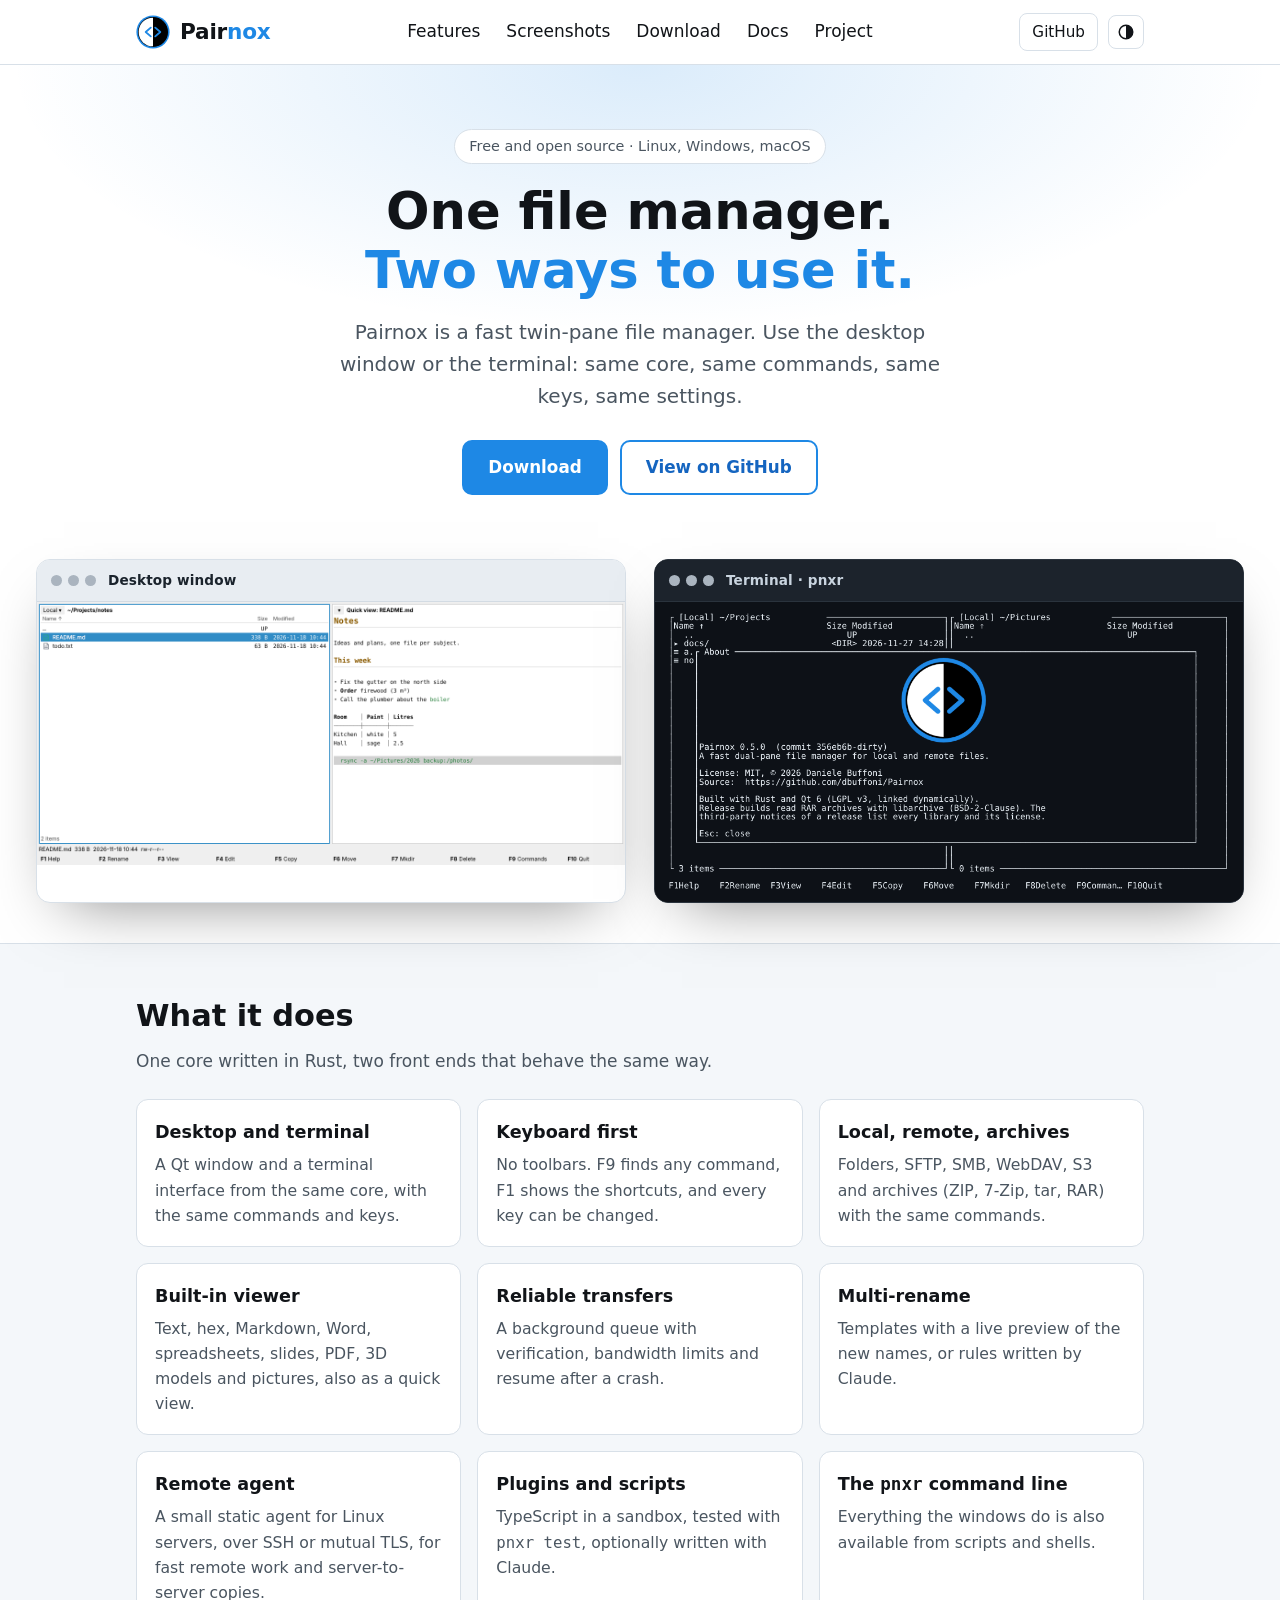
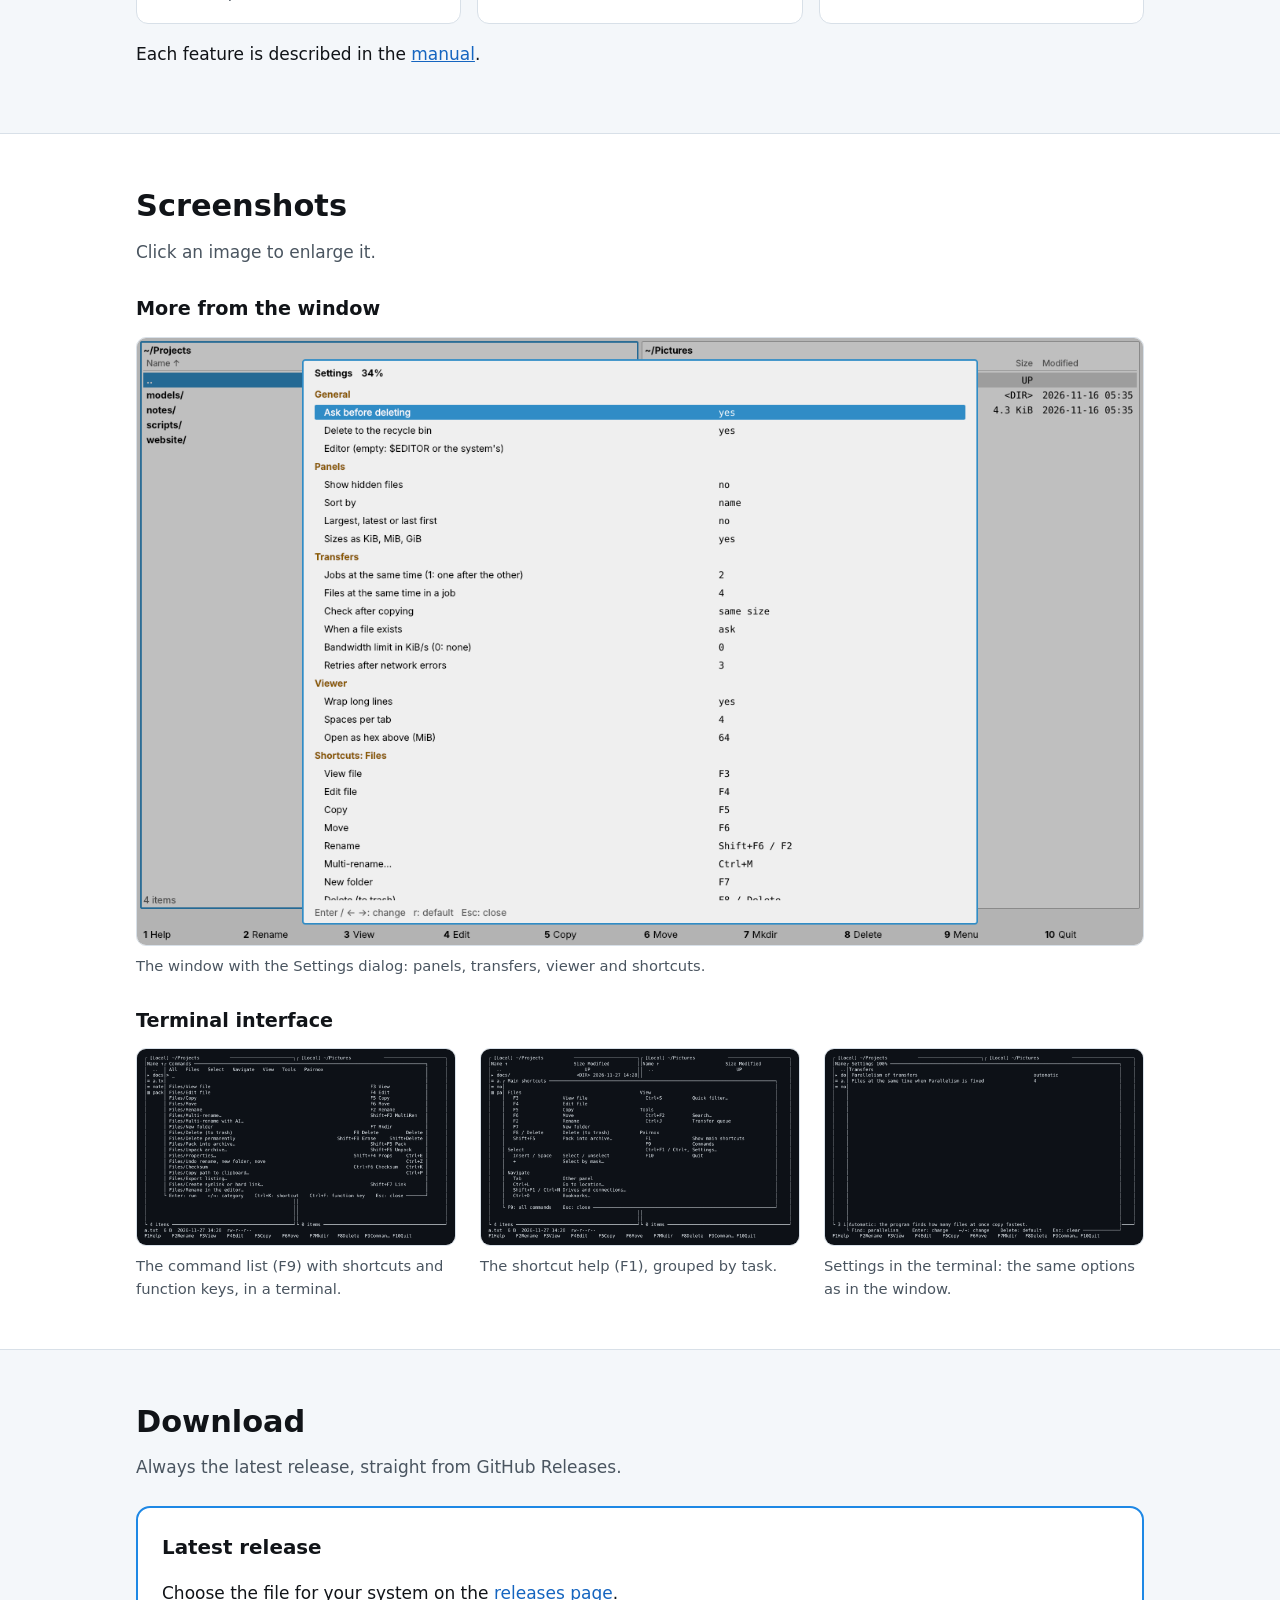
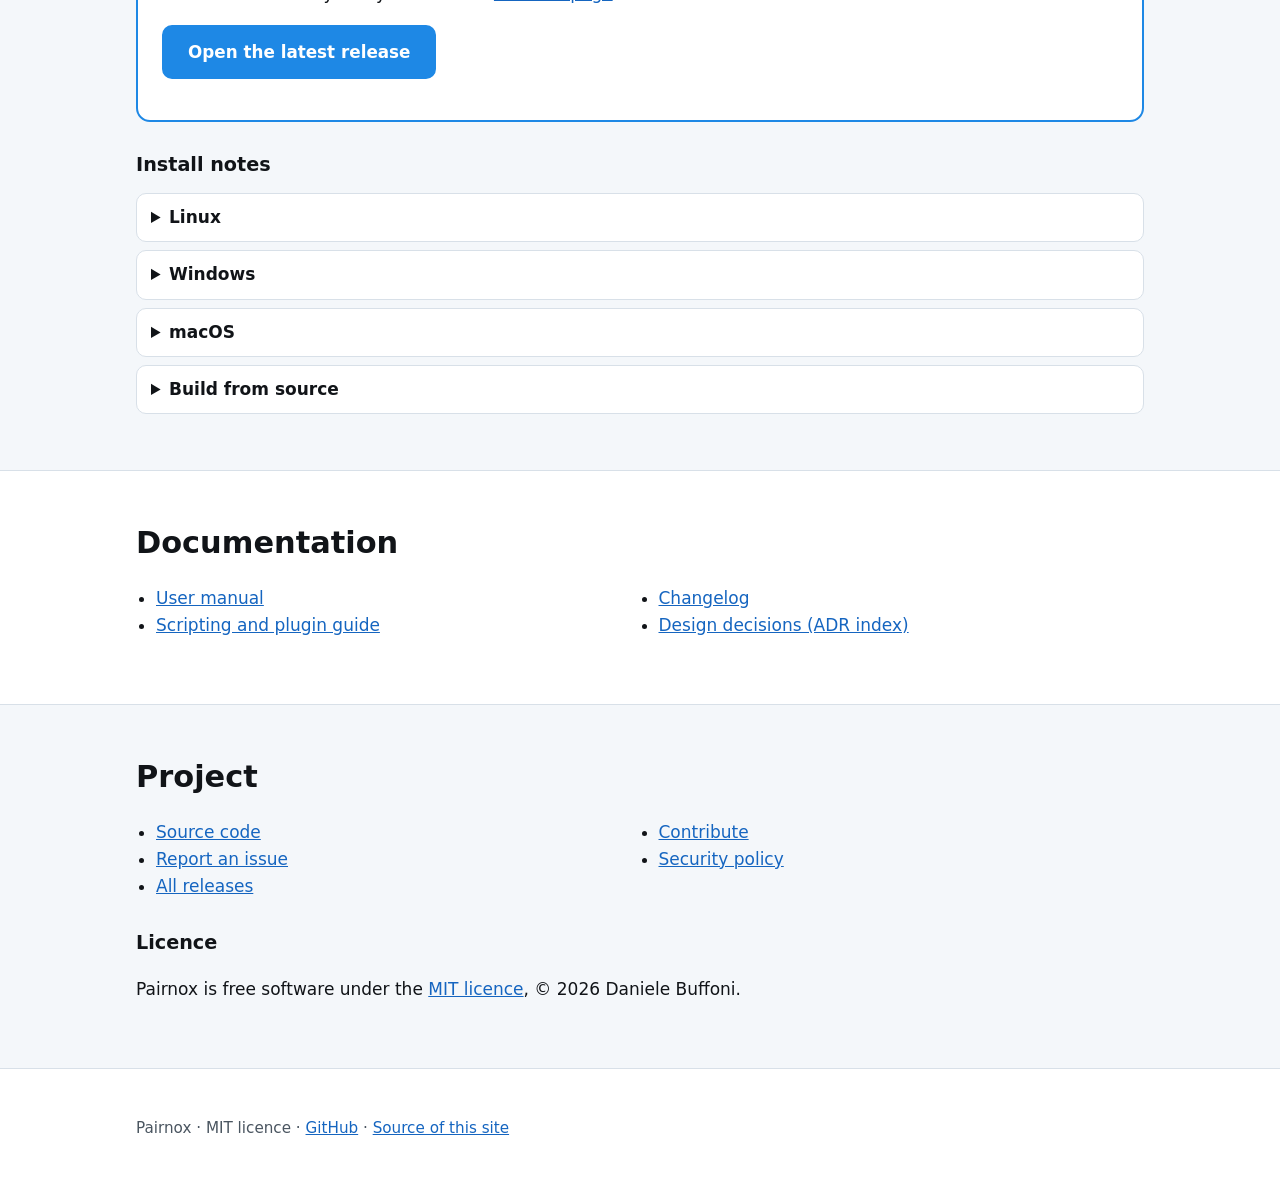
<file: site/index.html>
<!doctype html>
<html lang="en">
<head>
<meta charset="utf-8">
<meta name="viewport" content="width=device-width,initial-scale=1">
<title>Pairnox: twin-pane file manager for desktop and terminal</title>
<meta name="description" content="Pairnox is a fast twin-pane file manager for local and remote files. One core, a desktop window and a terminal interface, driven by the keyboard. Free, MIT licensed.">
<meta name="theme-color" content="#1E88E5">
<meta property="og:title" content="Pairnox">
<meta property="og:description" content="A fast twin-pane file manager for desktop and terminal.">
<meta property="og:image" content="assets/social-preview.png">
<link rel="icon" href="favicon.ico" sizes="32x32">
<link rel="icon" href="assets/pairnox-logo-icon.svg" type="image/svg+xml">
<link rel="apple-touch-icon" href="assets/icon-256.png">
<link rel="stylesheet" href="style.css?v=3">
<script>document.documentElement.className+=' js';try{var t=localStorage.getItem('theme');if(t)document.documentElement.setAttribute('data-theme',t)}catch(e){}</script>
</head>
<body>
<a class="skip" href="#main">Skip to content</a>
<header class="top">
  <div class="wrap bar">
    <a class="brand" href="#top" aria-label="Pairnox home">
      <img src="assets/pairnox-logo-icon.svg" width="34" height="34" alt="">
      <span>Pair<b>nox</b></span>
    </a>
    <nav aria-label="Main">
      <a href="#features">Features</a>
      <a href="#screenshots">Screenshots</a>
      <a href="#download">Download</a>
      <a href="#docs">Docs</a>
      <a href="#project">Project</a>
    </nav>
    <div class="tools"><a class="gh" href="https://github.com/dbuffoni/Pairnox">GitHub</a><button id="theme" type="button" hidden aria-label="Switch light or dark theme"><svg width="18" height="18" viewBox="0 0 24 24" aria-hidden="true"><circle cx="12" cy="12" r="9" fill="none" stroke="currentColor" stroke-width="2"/><path d="M12 3a9 9 0 0 1 0 18z" fill="currentColor"/></svg></button></div>
  </div>
</header>

<main id="main">
<div id="top" class="hero">
  <div class="wrap hero-text">
    <p class="eyebrow">Free and open source · Linux, Windows, macOS</p>
    <h1>One file manager.<br><span>Two ways to use it.</span></h1>
    <p class="lead">Pairnox is a fast twin-pane file manager. Use the desktop window or the terminal: same core, same commands, same keys, same settings.</p>
    <div class="btns">
      <a class="btn primary" href="#download">Download</a>
      <a class="btn ghost" href="https://github.com/dbuffoni/Pairnox">View on GitHub</a>
    </div>
  </div>
  <div class="wrap wide">
    <div class="dual">
      <figure class="frame">
        <div class="bar"><span class="dots"><i></i><i></i><i></i></span><span class="label">Desktop window</span></div>
        <div class="body"><img src="assets/img/gui-hero.png" width="1280" height="572" alt="The Pairnox desktop window: a folder list on the left and a rendered Markdown quick view on the right, with the function-key bar at the bottom."></div>
      </figure>
      <figure class="frame term">
        <div class="bar"><span class="dots"><i></i><i></i><i></i></span><span class="label">Terminal · pnxr</span></div>
        <div class="body"><img src="assets/img/tui-about.png" width="2084" height="1060" alt="The About screen of Pairnox in a terminal, with the logo, version, licence and source address."></div>
      </figure>
    </div>
  </div>
</div>

<section id="features" class="alt">
  <div class="wrap">
    <h2>What it does</h2>
    <p class="sub">One core written in Rust, two front ends that behave the same way.</p>
    <div class="grid">
      <div class="card"><h3>Desktop and terminal</h3><p>A Qt window and a terminal interface from the same core, with the same commands and keys.</p></div>
      <div class="card"><h3>Keyboard first</h3><p>No toolbars. F9 finds any command, F1 shows the shortcuts, and every key can be changed.</p></div>
      <div class="card"><h3>Local, remote, archives</h3><p>Folders, SFTP, SMB, WebDAV, S3 and archives (ZIP, 7-Zip, tar, RAR) with the same commands.</p></div>
      <div class="card"><h3>Built-in viewer</h3><p>Text, hex, Markdown, Word, spreadsheets, slides, PDF, 3D models and pictures, also as a quick view.</p></div>
      <div class="card"><h3>Reliable transfers</h3><p>A background queue with verification, bandwidth limits and resume after a crash.</p></div>
      <div class="card"><h3>Multi-rename</h3><p>Templates with a live preview of the new names, or rules written by Claude.</p></div>
      <div class="card"><h3>Remote agent</h3><p>A small static agent for Linux servers, over SSH or mutual TLS, for fast remote work and server-to-server copies.</p></div>
      <div class="card"><h3>Plugins and scripts</h3><p>TypeScript in a sandbox, tested with <code>pnxr test</code>, optionally written with Claude.</p></div>
      <div class="card"><h3>The <code>pnxr</code> command line</h3><p>Everything the windows do is also available from scripts and shells.</p></div>
    </div>
    <p>Each feature is described in the <a href="https://github.com/dbuffoni/Pairnox/blob/main/docs/manual/README.md">manual</a>.</p>
  </div>
</section>

<section id="screenshots">
  <div class="wrap">
    <h2>Screenshots</h2>
    <p class="sub">Click an image to enlarge it.</p>
    <h3 class="kind">More from the window</h3>
    <div class="shots">
      <figure>
        <a href="#img-gui-settings"><img src="assets/img/gui-settings.png" width="1280" height="773" loading="lazy" alt="The Pairnox window with two panels and the Settings dialog open, showing general, panel and transfer options."></a>
        <figcaption>The window with the Settings dialog: panels, transfers, viewer and shortcuts.</figcaption>
      </figure>
    </div>
    <h3 class="kind">Terminal interface</h3>
    <div class="shots">
      <figure>
        <a href="#img-tui-commands"><img src="assets/img/tui-commands.png" width="1042" height="640" loading="lazy" alt="Pairnox in a terminal with the Commands list open: every command with its shortcut and function key."></a>
        <figcaption>The command list (F9) with shortcuts and function keys, in a terminal.</figcaption>
      </figure>
      <figure>
        <a href="#img-tui-help"><img src="assets/img/tui-help.png" width="1042" height="640" loading="lazy" alt="Pairnox in a terminal with the main shortcuts help open, grouped by files, select, navigate, view and tools."></a>
        <figcaption>The shortcut help (F1), grouped by task.</figcaption>
      </figure>
      <figure>
        <a href="#img-tui-settings"><img src="assets/img/tui-settings.png" width="1042" height="640" loading="lazy" alt="Pairnox in a terminal with the transfer settings open."></a>
        <figcaption>Settings in the terminal: the same options as in the window.</figcaption>
      </figure>
    </div>
  </div>
</section>

<section id="download" class="alt">
  <div class="wrap">
    <h2>Download</h2>
    <p class="sub">Always the latest release, straight from GitHub Releases.</p>
    <noscript><p>Open the <a href="https://github.com/dbuffoni/Pairnox/releases/latest">latest release</a> to pick the file for your system.</p></noscript>
    <div id="dl-main" class="dl-main">
      <h3 id="dl-title">Latest release</h3>
      <p id="dl-sub">Choose the file for your system on the <a href="https://github.com/dbuffoni/Pairnox/releases/latest">releases page</a>.</p>
      <p><a id="dl-btn" class="btn primary" href="https://github.com/dbuffoni/Pairnox/releases/latest">Open the latest release</a></p>
      <p id="dl-meta" class="dl-meta"></p>
    </div>
    <div id="dl-all" class="js-only">
      <table class="dl">
        <thead><tr><th>System</th><th>File</th><th>Size</th><th>SHA-256</th></tr></thead>
        <tbody id="dl-rows"></tbody>
      </table>
    </div>
    <div class="notes">
      <h3 class="kind">Install notes</h3>
      <details><summary>Linux</summary><p>Make the AppImage executable (<code>chmod +x Pairnox*.AppImage</code>) and run it. It contains the window and <code>pnxr</code>. Releases so far are for x86_64; the static <code>pnxr-agent</code> is also built for aarch64.</p></details>
      <details><summary>Windows</summary><p>Installer and portable zip are planned. The app is not signed yet, so Windows SmartScreen may warn: choose "More info" then "Run anyway".</p></details>
      <details><summary>macOS</summary><p>A dmg for Apple Silicon and Intel is planned. The app is not signed yet: right-click it, choose Open, and confirm.</p></details>
      <details><summary>Build from source</summary><p>Any system with Rust and a C compiler can build the terminal interface; the window needs Qt 6.4 or later.</p>
<pre>git clone https://github.com/dbuffoni/Pairnox
cd Pairnox
cargo build --release</pre></details>
    </div>
  </div>
</section>

<section id="docs">
  <div class="wrap">
    <h2>Documentation</h2>
    <ul class="links">
      <li><a href="https://github.com/dbuffoni/Pairnox/blob/main/docs/manual/README.md">User manual</a></li>
      <li><a href="https://github.com/dbuffoni/Pairnox/blob/main/docs/scripting.md">Scripting and plugin guide</a></li>
      <li><a href="https://github.com/dbuffoni/Pairnox/blob/main/CHANGELOG.md">Changelog</a></li>
      <li><a href="https://github.com/dbuffoni/Pairnox/tree/main/docs/adr">Design decisions (ADR index)</a></li>
    </ul>
  </div>
</section>

<section id="project" class="alt">
  <div class="wrap">
    <h2>Project</h2>
    <ul class="links">
      <li><a href="https://github.com/dbuffoni/Pairnox">Source code</a></li>
      <li><a href="https://github.com/dbuffoni/Pairnox/issues">Report an issue</a></li>
      <li><a href="https://github.com/dbuffoni/Pairnox/releases">All releases</a></li>
      <li><a href="https://github.com/dbuffoni/Pairnox/blob/main/CONTRIBUTING.md">Contribute</a></li>
      <li><a href="https://github.com/dbuffoni/Pairnox/blob/main/SECURITY.md">Security policy</a></li>
    </ul>
    <h3 class="kind">Licence</h3>
    <p>Pairnox is free software under the <a href="https://github.com/dbuffoni/Pairnox/blob/main/LICENSE">MIT licence</a>, © 2026 Daniele Buffoni.</p>
  </div>
</section>
</main>

<footer>
  <div class="wrap">
    <p>Pairnox <span id="ver"></span> · MIT licence · <a href="https://github.com/dbuffoni/Pairnox">GitHub</a> · <a href="https://github.com/dbuffoni/PairnoxWebSite">Source of this site</a></p>
  </div>
</footer>

<div class="lightbox" id="img-gui-settings"><a class="close" href="#screenshots" aria-label="Close">×</a><img src="assets/img/gui-settings.png" alt="Pairnox window with the Settings dialog"></div>
<div class="lightbox" id="img-tui-commands"><a class="close" href="#screenshots" aria-label="Close">×</a><img src="assets/img/tui-commands.png" alt="Pairnox terminal interface, Commands list"></div>
<div class="lightbox" id="img-tui-help"><a class="close" href="#screenshots" aria-label="Close">×</a><img src="assets/img/tui-help.png" alt="Pairnox terminal interface, shortcut help"></div>
<div class="lightbox" id="img-tui-settings"><a class="close" href="#screenshots" aria-label="Close">×</a><img src="assets/img/tui-settings.png" alt="Pairnox terminal interface, settings"></div>
<script src="app.js?v=3"></script>
</body>
</html>
</file>
<file: site/style.css>
:root{
  --blue:#1E88E5; --blue-text:#1565C0; --ink:#111418; --black:#000; --white:#fff;
  --bg:#fff; --bg-alt:#f4f7fa; --text:#111418; --muted:#4a5560; --border:#d8e0e8; --link:#1565C0;
  --btn-bg:#1E88E5; --btn-text:#fff; --btn-text-contrast:#0b1a2a;
}
@media (prefers-color-scheme:dark){:root:not([data-theme="light"]){
  --bg:#0D1117; --bg-alt:#151b23; --text:#e6edf3; --muted:#9aa7b4; --border:#2a333d; --link:#64B5F6; --btn-text:#06121f;
}}
:root[data-theme="dark"]{--bg:#0D1117; --bg-alt:#151b23; --text:#e6edf3; --muted:#9aa7b4; --border:#2a333d; --link:#64B5F6; --btn-text:#06121f}
*{box-sizing:border-box}
html{scroll-behavior:smooth}
body{margin:0;background:var(--bg);color:var(--text);font:17px/1.6 system-ui,-apple-system,"Segoe UI",Roboto,sans-serif}
a{color:var(--link)}
a:focus-visible,button:focus-visible,summary:focus-visible{outline:3px solid var(--blue);outline-offset:2px}
.wrap{max-width:1040px;margin:0 auto;padding:0 16px}
.skip{position:absolute;left:-999px}.skip:focus{left:8px;top:8px;background:var(--bg);padding:8px;z-index:9}
header.top{border-bottom:1px solid var(--border);background:var(--bg);position:sticky;top:0;z-index:5}
nav a{text-decoration:none;color:var(--text);padding:6px 2px}
nav a:hover{color:var(--link)}
#theme{background:none;border:1px solid var(--border);color:var(--text);border-radius:8px;padding:4px 10px;font:inherit;cursor:pointer}
#theme[hidden]{display:none}
.hero{padding:56px 0 40px;text-align:center}
.hero img.mark{width:112px;height:112px}
.hero h1{font-size:clamp(2rem,6vw,3.2rem);line-height:1.15;margin:16px 0 8px}
.hero h1 span{color:var(--blue)}
.hero p.lead{font-size:1.25rem;color:var(--muted);max-width:640px;margin:0 auto 28px}
.btns{display:flex;gap:12px;justify-content:center;flex-wrap:wrap}
.btn{display:inline-block;padding:12px 24px;border-radius:10px;font-weight:600;text-decoration:none;border:2px solid var(--blue);font-size:1.05rem}
.btn.primary{background:var(--btn-bg);color:var(--btn-text)}
.btn.primary:hover{filter:brightness(1.1)}
.btn.ghost{color:var(--link);background:transparent}
.btn.ghost:hover{background:var(--bg-alt)}
section{padding:48px 0;border-top:1px solid var(--border)}
section.alt{background:var(--bg-alt)}
h2{font-size:1.9rem;margin:0 0 8px}
h2 + p.sub{color:var(--muted);margin:0 0 24px}
.grid{display:grid;grid-template-columns:repeat(auto-fit,minmax(260px,1fr));gap:16px}
.card{border:1px solid var(--border);border-radius:12px;padding:18px;background:var(--bg)}
.card h3{margin:0 0 6px;font-size:1.1rem}
.card p{margin:0;color:var(--muted);font-size:.98rem}
.shots{display:grid;grid-template-columns:repeat(auto-fit,minmax(300px,1fr));gap:24px}
figure{margin:0}
figure a{display:block;border:1px solid var(--border);border-radius:10px;overflow:hidden}
figure img{display:block;width:100%;height:auto}
figcaption{font-size:.92rem;color:var(--muted);margin-top:8px}
h3.kind{margin:28px 0 12px;font-size:1.2rem}
.dl-main{border:2px solid var(--blue);border-radius:14px;padding:24px;background:var(--bg);margin-bottom:20px}
.dl-main h3{margin:0 0 4px}
.dl-meta{color:var(--muted);font-size:.92rem;word-break:break-all}
table.dl{width:100%;border-collapse:collapse;font-size:.97rem}
table.dl th,table.dl td{text-align:left;padding:10px 8px;border-bottom:1px solid var(--border);vertical-align:top}
table.dl code{font-size:.82rem;word-break:break-all}
.notes details{border:1px solid var(--border);border-radius:10px;padding:10px 14px;margin:8px 0;background:var(--bg)}
.notes summary{cursor:pointer;font-weight:600}
ul.links{columns:2 260px;padding-left:20px}
code,pre{font-family:ui-monospace,"DejaVu Sans Mono",Menlo,Consolas,monospace}
pre{background:var(--bg-alt);border:1px solid var(--border);border-radius:8px;padding:12px;overflow:auto}
footer{border-top:1px solid var(--border);padding:32px 0;color:var(--muted);font-size:.95rem}
footer a{color:var(--link)}
.lightbox{position:fixed;inset:0;background:rgba(0,0,0,.85);display:none;align-items:center;justify-content:center;z-index:20;padding:16px}
.lightbox:target{display:flex}
.lightbox img{max-width:100%;max-height:100%;border-radius:8px}
.lightbox .close{position:absolute;top:12px;right:16px;color:#fff;font-size:2rem;text-decoration:none;line-height:1}
.js-only{display:none}.js .js-only{display:block}.js .no-js-only{display:none}
@media (max-width:600px){nav{margin-left:0}ul.links{columns:1}}

header.top .bar{display:grid;grid-template-columns:1fr auto 1fr;align-items:center;gap:16px;min-height:64px}
.brand{display:flex;align-items:center;gap:10px;text-decoration:none;color:var(--text);font-weight:800;font-size:1.35rem;letter-spacing:-.01em;justify-self:start}
.brand img{display:block}
.brand b{color:var(--blue)}
nav{display:flex;gap:4px 22px;justify-content:center}
.tools{display:flex;gap:10px;align-items:center;justify-self:end}
.tools .gh{text-decoration:none;color:var(--text);padding:6px 12px;border:1px solid var(--border);border-radius:8px;font-size:.95rem}
.tools .gh:hover{border-color:var(--blue)}
#theme{width:36px;height:34px;padding:0;font-size:1.1rem}

@media (max-width:640px){
  header.top .bar{grid-template-columns:1fr auto;grid-template-areas:"brand tools" "nav nav";padding-bottom:6px}
  .brand{grid-area:brand}.tools{grid-area:tools}nav{grid-area:nav;gap:4px 16px;flex-wrap:wrap}
}

#theme{font-size:1.2rem;line-height:1}
@media (max-width:640px){
  table.dl thead{display:none}
  table.dl,table.dl tbody,table.dl tr,table.dl th,table.dl td{display:block;width:100%}
  table.dl tr{border-bottom:1px solid var(--border);padding:10px 0}
  table.dl th,table.dl td{border:0;padding:2px 0}
  table.dl th{font-weight:700}
}

.hero{padding:64px 0 24px;background:radial-gradient(900px 380px at 50% 0,rgba(30,136,229,.16),transparent 70%)}
.hero-text{text-align:center}
.eyebrow{display:inline-block;margin:0 0 18px;padding:5px 14px;border:1px solid var(--border);border-radius:999px;color:var(--muted);font-size:.9rem;background:var(--bg)}
.hero h1{margin:0 0 16px}
.hero .lead{margin-bottom:32px}
.wrap.wide{max-width:1240px;margin-top:64px;padding-bottom:16px}
.dual{display:grid;grid-template-columns:1fr 1fr;gap:28px;align-items:stretch}
.frame{margin:0;display:flex;flex-direction:column;border:1px solid var(--border);border-radius:14px;overflow:hidden;background:#fff;box-shadow:0 24px 60px -28px rgba(0,0,0,.5)}
.frame.term{background:#0d1117;border-color:#2a333d}
.frame .bar{display:flex;align-items:center;gap:12px;padding:10px 14px;background:#e8edf2;color:#1a232c;font-size:.85rem;border-bottom:1px solid #d3dbe3}
.frame.term .bar{background:#1c232c;color:#c9d4df;border-bottom-color:#2a333d}
.frame .dots{display:flex;gap:6px}
.frame .dots i{width:11px;height:11px;border-radius:50%;background:#aab4bf;display:block}
.frame .label{font-weight:600;letter-spacing:.01em}
.frame .body{flex:1;display:flex}
.frame .body img{display:block;width:100%;height:auto;align-self:flex-start}
@media (max-width:900px){.dual{grid-template-columns:1fr;gap:20px}}
@media (max-width:640px){.hero{padding-top:36px}.wrap.wide{margin-top:36px}}
#theme{display:inline-flex;align-items:center;justify-content:center}
#theme[hidden]{display:none}
@media (max-width:640px){nav{gap:2px 14px;justify-content:flex-start;font-size:.95rem}}
</file>
